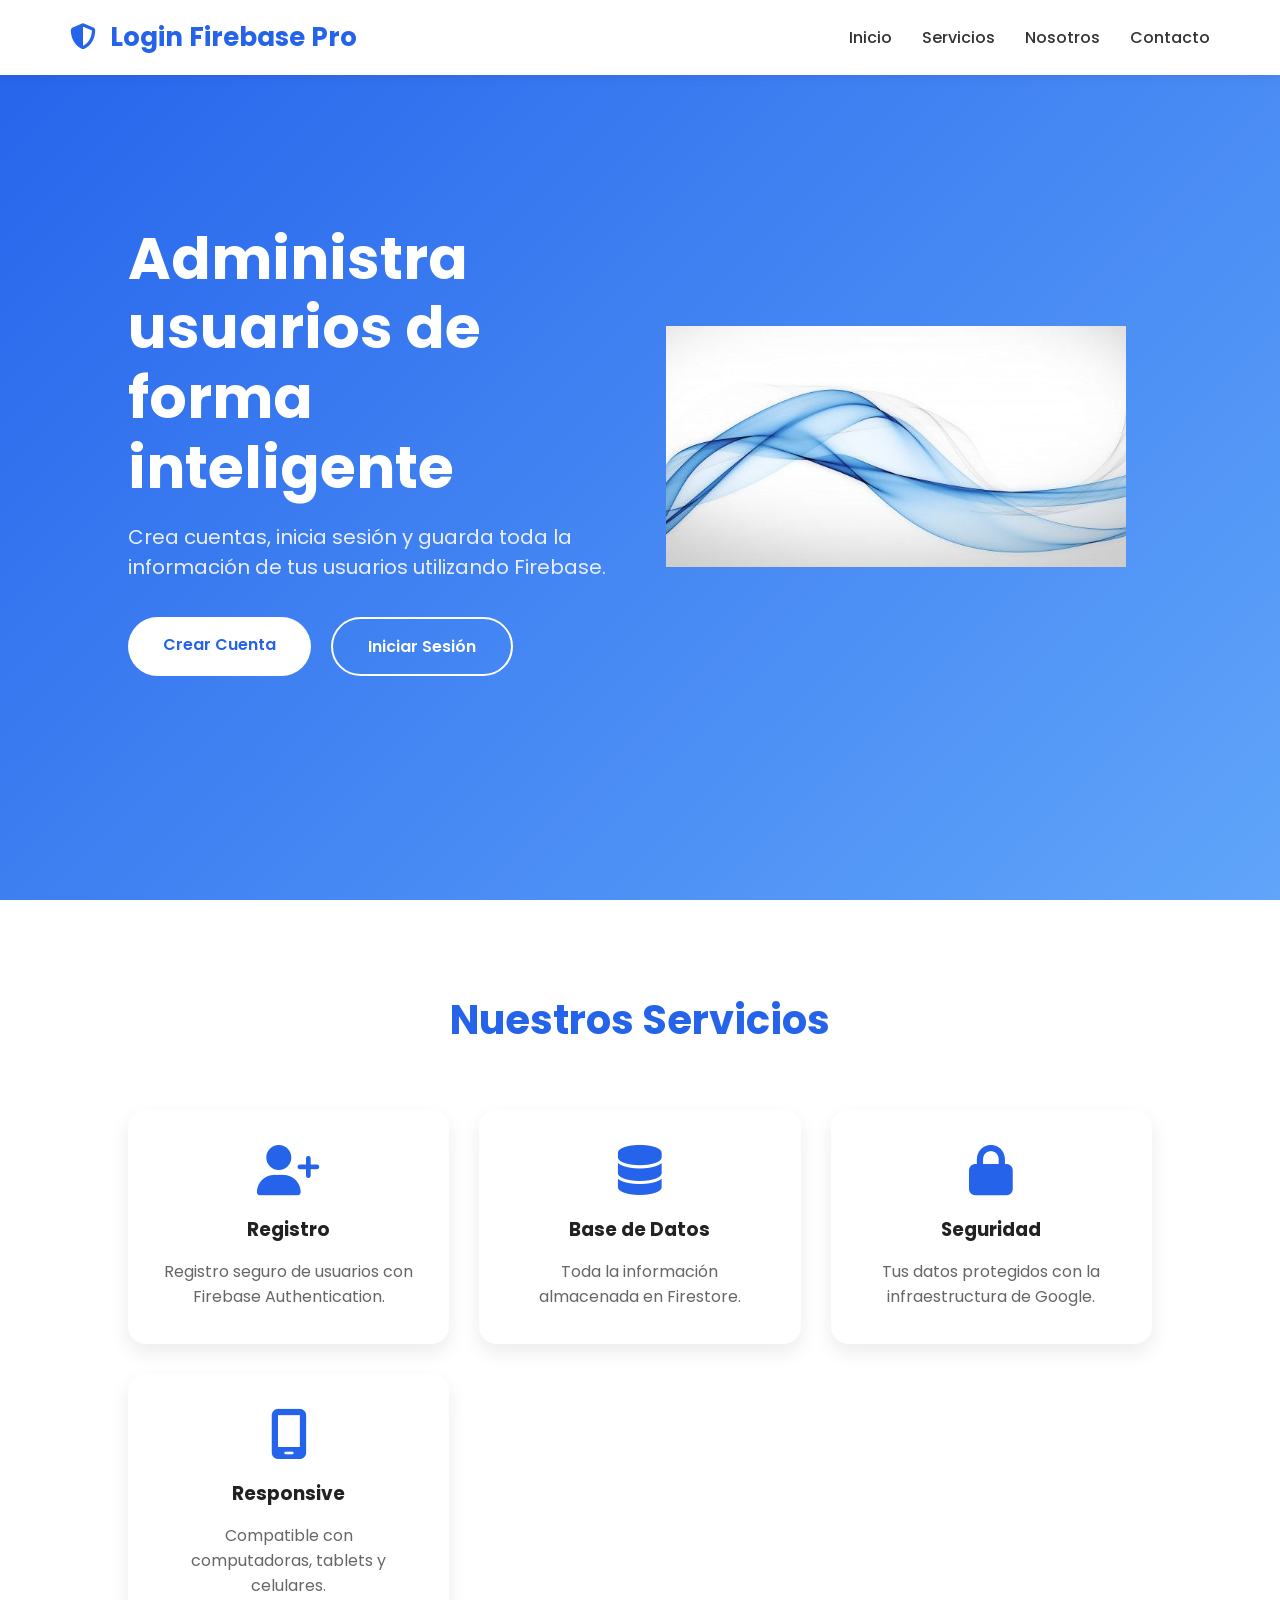
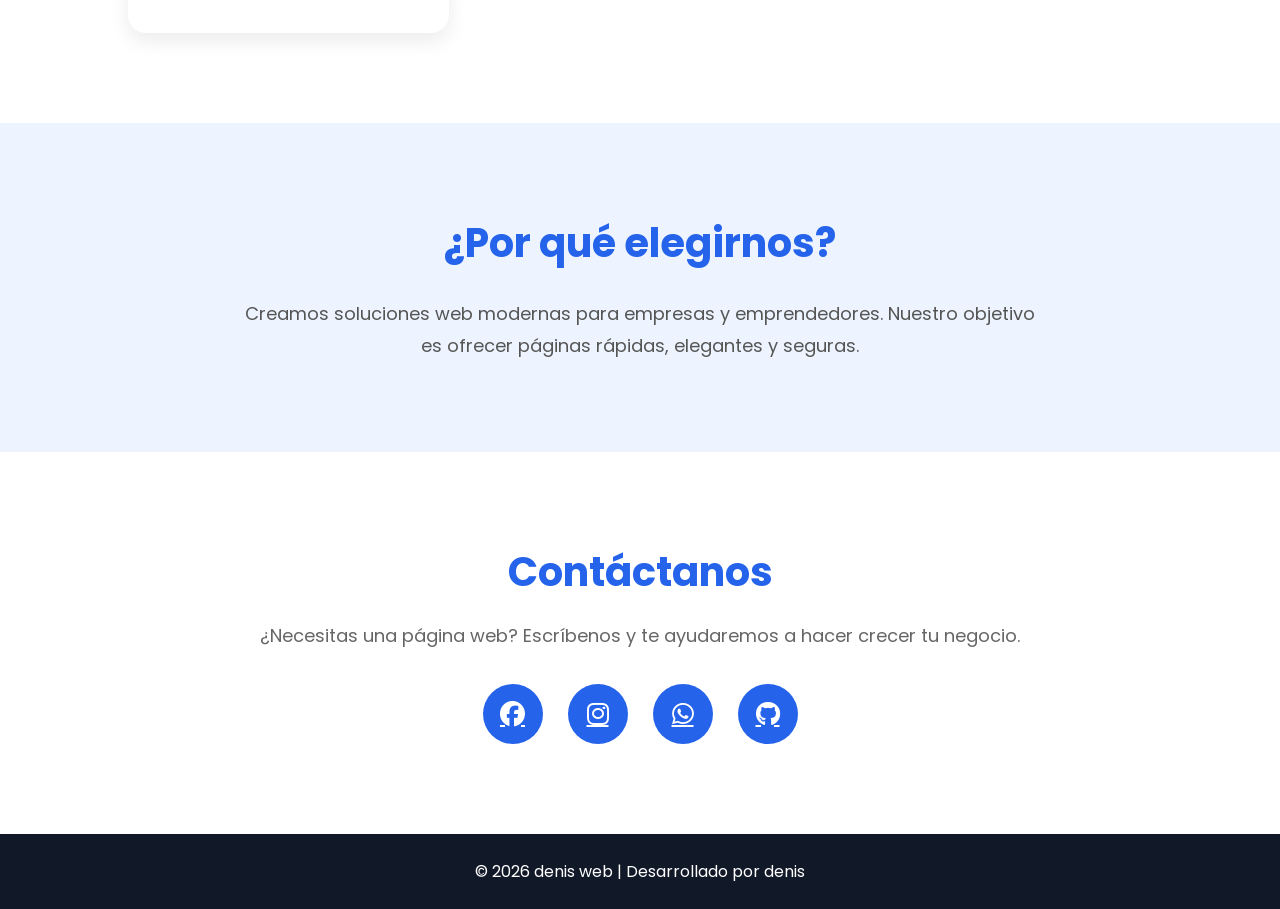
<file: index.html>
<!DOCTYPE html>
<html lang="es">

<head>
    <meta charset="UTF-8">
    <meta name="viewport" content="width=device-width, initial-scale=1.0">
    <title>Sistema de Registro de Usuarios</title>

    <!-- CSS -->
   <link rel="stylesheet" href="style.css">

    <!-- Google Fonts -->
    <link href="https://fonts.googleapis.com/css2?family=Poppins:wght@300;400;500;600;700&display=swap" rel="stylesheet">

    <!-- Iconos -->
    <link rel="stylesheet" href="https://cdnjs.cloudflare.com/ajax/libs/font-awesome/6.5.2/css/all.min.css">

</head>

<body>

    <!--================ HEADER =================-->

    <header>

        <nav class="navbar">

            <div class="logo">
                <i class="fa-solid fa-shield-halved"></i>
                Login Firebase Pro
            </div>

            <ul>

                <li><a href="#inicio">Inicio</a></li>

                <li><a href="#servicios">Servicios</a></li>

                <li><a href="#nosotros">Nosotros</a></li>

                <li><a href="#contacto">Contacto</a></li>

            </ul>

        </nav>

    </header>

    <!--================ HERO =================-->

    <section class="hero" id="inicio">

        <div class="hero-text">

            <h1>Administra usuarios de forma inteligente</h1>

            <p>

                Crea cuentas, inicia sesión y guarda toda la información
                de tus usuarios utilizando Firebase.

            </p>

            <div class="botones">

                <a href="registro.html" class="btn-azul">
                    Crear Cuenta
                </a>

                <a href="login.html" class="btn-blanco">
                    Iniciar Sesión
                </a>

            </div>

        </div>

        <div class="hero-img">

            <img src="img/hero.png" alt="Imagen Principal">

        </div>

    </section>

    <!--================ SERVICIOS =================-->

    <section class="servicios" id="servicios">

        <h2>Nuestros Servicios</h2>

        <div class="cards">

            <div class="card">

                <i class="fa-solid fa-user-plus"></i>

                <h3>Registro</h3>

                <p>

                    Registro seguro de usuarios con Firebase Authentication.

                </p>

            </div>

            <div class="card">

                <i class="fa-solid fa-database"></i>

                <h3>Base de Datos</h3>

                <p>

                    Toda la información almacenada en Firestore.

                </p>

            </div>

            <div class="card">

                <i class="fa-solid fa-lock"></i>

                <h3>Seguridad</h3>

                <p>

                    Tus datos protegidos con la infraestructura de Google.

                </p>

            </div>

            <div class="card">

                <i class="fa-solid fa-mobile-screen"></i>

                <h3>Responsive</h3>

                <p>

                    Compatible con computadoras, tablets y celulares.

                </p>

            </div>

        </div>

    </section>

    <!--================ NOSOTROS =================-->

    <section class="nosotros" id="nosotros">

        <h2>¿Por qué elegirnos?</h2>

        <p>

            Creamos soluciones web modernas para empresas y emprendedores.
            Nuestro objetivo es ofrecer páginas rápidas, elegantes y seguras.

        </p>

    </section>

    <!--================ CONTACTO =================-->

    <section class="contacto" id="contacto">

        <h2>Contáctanos</h2>

        <p>

            ¿Necesitas una página web?
            Escríbenos y te ayudaremos a hacer crecer tu negocio.

        </p>

        <div class="redes">

            <a href="#"><i class="fab fa-facebook"></i></a>

            <a href="#"><i class="fab fa-instagram"></i></a>

            <a href="#"><i class="fab fa-whatsapp"></i></a>

            <a href="#"><i class="fab fa-github"></i></a>

        </div>

    </section>

    <!--================ FOOTER =================-->

    <footer>

        <p>

            © 2026 denis web | Desarrollado por denis
        </p>

    </footer>

</body>

</html>
</file>
<file: style.css>
/*=====================================
    LOGIN FIREBASE PRO
=====================================*/

*{
    margin:0;
    padding:0;
    box-sizing:border-box;
    font-family:'Poppins',sans-serif;
}

html{
    scroll-behavior:smooth;
}

body{
    background:#f4f7fb;
    color:#222;
}

/*=========================
      HEADER
==========================*/

header{
    width:100%;
    position:fixed;
    top:0;
    left:0;
    background:#ffffff;
    box-shadow:0 2px 10px rgba(0,0,0,.08);
    z-index:1000;
}

.navbar{
    max-width:1200px;
    margin:auto;
    display:flex;
    justify-content:space-between;
    align-items:center;
    padding:18px 30px;
}

.logo{
    font-size:26px;
    font-weight:700;
    color:#2563eb;
}

.logo i{
    margin-right:8px;
}

.navbar ul{
    display:flex;
    list-style:none;
}

.navbar ul li{
    margin-left:30px;
}

.navbar ul li a{
    text-decoration:none;
    color:#333;
    font-weight:500;
    transition:.3s;
}

.navbar ul li a:hover{
    color:#2563eb;
}

/*=========================
        HERO
==========================*/

.hero{
    width:100%;
    min-height:100vh;
    display:flex;
    justify-content:center;
    align-items:center;
    padding:120px 10%;
    background:linear-gradient(135deg,#2563eb,#60a5fa);
    color:white;
}

.hero-text{
    width:50%;
}

.hero-text h1{
    font-size:58px;
    margin-bottom:20px;
    line-height:1.2;
}

.hero-text p{
    font-size:20px;
    margin-bottom:35px;
    color:#e9efff;
}

.botones{
    display:flex;
    gap:20px;
}

/*=========================
        BOTONES
==========================*/

.btn-azul,
.btn-blanco{

    text-decoration:none;
    padding:15px 35px;
    border-radius:50px;
    font-weight:600;
    transition:.4s;
}

.btn-azul{

    background:white;
    color:#2563eb;
}

.btn-azul:hover{

    transform:translateY(-5px);
    box-shadow:0 12px 25px rgba(0,0,0,.25);

}

.btn-blanco{

    border:2px solid white;
    color:white;

}

.btn-blanco:hover{

    background:white;
    color:#2563eb;
    transform:translateY(-5px);

}

/*=========================
      HERO IMAGE
==========================*/

.hero-img{

    width:50%;
    text-align:center;

}

.hero-img img{

    width:90%;
    max-width:500px;
    animation:flotar 3s ease-in-out infinite;

}

/*=========================
     SERVICIOS
==========================*/

.servicios{

    padding:90px 10%;
    background:white;

}

.servicios h2{

    text-align:center;
    font-size:40px;
    margin-bottom:60px;
    color:#2563eb;

}

.cards{

    display:grid;
    grid-template-columns:repeat(auto-fit,minmax(250px,1fr));
    gap:30px;

}

.card{

    background:#fff;
    border-radius:18px;
    padding:35px;
    text-align:center;
    box-shadow:0 8px 20px rgba(0,0,0,.08);
    transition:.4s;

}

.card:hover{

    transform:translateY(-10px);
    box-shadow:0 15px 35px rgba(0,0,0,.15);

}

.card i{

    font-size:50px;
    color:#2563eb;
    margin-bottom:20px;

}

.card h3{

    margin-bottom:15px;

}

.card p{

    color:#666;

}

/*=========================
      NOSOTROS
==========================*/

.nosotros{

    padding:90px 10%;
    text-align:center;
    background:#eef4ff;

}

.nosotros h2{

    font-size:40px;
    margin-bottom:25px;
    color:#2563eb;

}

.nosotros p{

    max-width:800px;
    margin:auto;
    font-size:18px;
    line-height:32px;
    color:#555;

}

/*=========================
      CONTACTO
==========================*/

.contacto{

    padding:90px 10%;
    text-align:center;
    background:white;

}

.contacto h2{

    font-size:40px;
    color:#2563eb;
    margin-bottom:20px;

}

.contacto p{

    font-size:18px;
    margin-bottom:35px;
    color:#666;

}

.redes{

    display:flex;
    justify-content:center;
    gap:25px;

}

.redes a{

    width:60px;
    height:60px;
    background:#2563eb;
    color:white;
    border-radius:50%;
    display:flex;
    justify-content:center;
    align-items:center;
    font-size:25px;
    transition:.4s;

}

.redes a:hover{

    background:#1e40af;
    transform:scale(1.15);

}

/*=========================
      FOOTER
==========================*/

footer{

    background:#111827;
    color:white;
    text-align:center;
    padding:25px;

}

/*=========================
      ANIMACIÓN
==========================*/

@keyframes flotar{

    0%{

        transform:translateY(0px);

    }

    50%{

        transform:translateY(-20px);

    }

    100%{

        transform:translateY(0px);

    }

}

/*=========================
      RESPONSIVE
==========================*/

@media(max-width:900px){

.hero{

    flex-direction:column;
    text-align:center;
    padding-top:140px;

}

.hero-text{

    width:100%;

}

.hero-img{

    width:100%;
    margin-top:50px;

}

.hero-text h1{

    font-size:42px;

}

.botones{

    justify-content:center;
    flex-wrap:wrap;

}

.navbar{

    flex-direction:column;

}

.navbar ul{

    margin-top:20px;
    flex-wrap:wrap;
    justify-content:center;

}

.navbar ul li{

    margin:10px;

}

}
</file>
